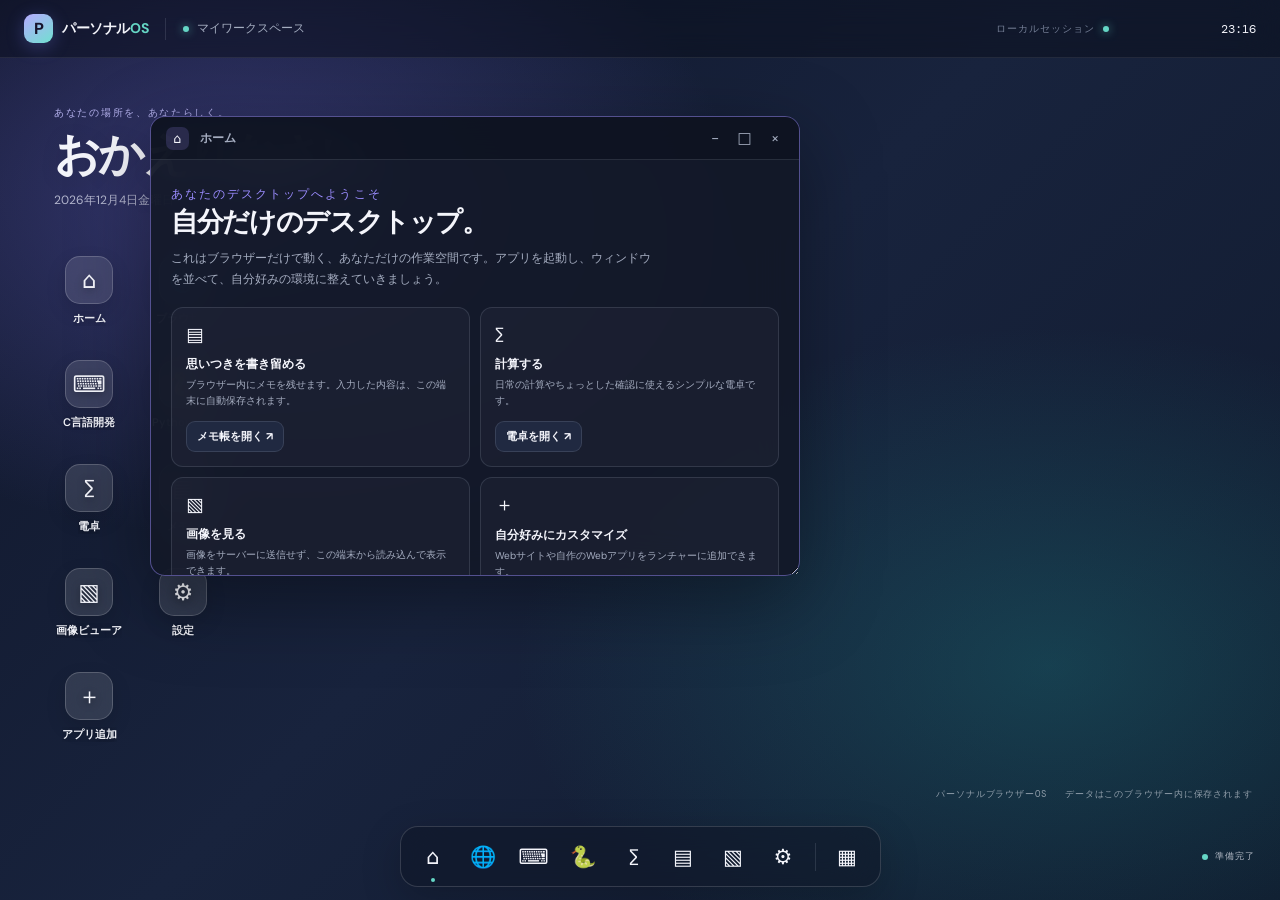
<file: index.html>
<!doctype html>
<html lang="ja">
<head>
  <meta charset="utf-8">
  <meta name="viewport" content="width=device-width, initial-scale=1">
  <meta name="theme-color" content="#111827">
  <meta name="description" content="ブラウザーで動作する、自分専用のデスクトップ環境です。">
  <title>マイデスクトップ — パーソナルOS</title>
  <link rel="icon" href="./assets/icon.svg" type="image/svg+xml">
  <link rel="manifest" href="./manifest.webmanifest">
  <link rel="stylesheet" href="./styles.css?release=ja-20261103-11">
</head>
<body data-theme="dark" data-wallpaper="aurora">
  <div class="boot-screen" id="bootScreen" aria-live="polite">
    <div class="boot-mark">P</div>
    <div class="boot-title">パーソナルデスクトップ</div>
    <div class="boot-subtitle">デスクトップを準備しています…</div>
    <div class="boot-progress"><span></span></div>
  </div>
  <main class="desktop" id="desktop">
    <header class="topbar">
      <button class="brand-button" id="launcherButton" aria-label="アプリ一覧を開く" title="アプリ一覧">
        <span class="brand-mark">P</span><span class="brand-name">パーソナル<span>OS</span></span>
      </button>
      <div class="topbar-divider"></div>
      <div class="workspace-label"><span class="status-dot"></span> マイワークスペース</div>
      <div class="topbar-spacer"></div>
      <div class="topbar-status"><span class="status-label">ローカルセッション</span><span class="status-dot"></span></div>
      <time class="clock" id="clock" aria-label="現在の日時"></time>
    </header>
    <section class="desktop-area" aria-label="デスクトップ">
      <div class="desktop-heading">
        <p class="eyebrow">あなたの場所を、あなたらしく。</p>
        <h1>おかえりなさい<span>。</span></h1>
        <p class="desktop-date" id="desktopDate"></p>
      </div>
      <div class="desktop-icons" id="desktopIcons" aria-label="デスクトップのアプリ"></div>
      <div class="window-layer" id="windowLayer"></div>
      <div class="desktop-footer"><span>パーソナルブラウザーOS</span><span>データはこのブラウザー内に保存されます</span></div>
    </section>
    <footer class="dock-wrap">
      <nav class="dock" id="dock" aria-label="お気に入りのアプリ"></nav>
      <div class="dock-tray"><span class="tray-indicator" title="ブラウザーの状態"></span><span class="tray-text">準備完了</span></div>
    </footer>
    <section class="launcher-panel" id="launcherPanel" aria-label="アプリ一覧" hidden>
      <div class="launcher-header">
        <div><p class="eyebrow">アプリケーション</p><h2>アプリを起動</h2></div>
        <button class="icon-button" id="closeLauncher" aria-label="アプリ一覧を閉じる">×</button>
      </div>
      <div class="launcher-search-wrap"><span>⌕</span><input id="launcherSearch" type="search" placeholder="アプリを検索…" autocomplete="off"></div>
      <div class="launcher-grid" id="launcherGrid"></div>
      <div class="launcher-bottom"><span>パーソナルデスクトップ</span><span id="appCount"></span></div>
    </section>
    <div class="toast" id="toast" role="status" aria-live="polite"></div>
  </main>
  <script src="./app.js?release=ja-20261103-11" defer></script>
</body>
</html>
</file>
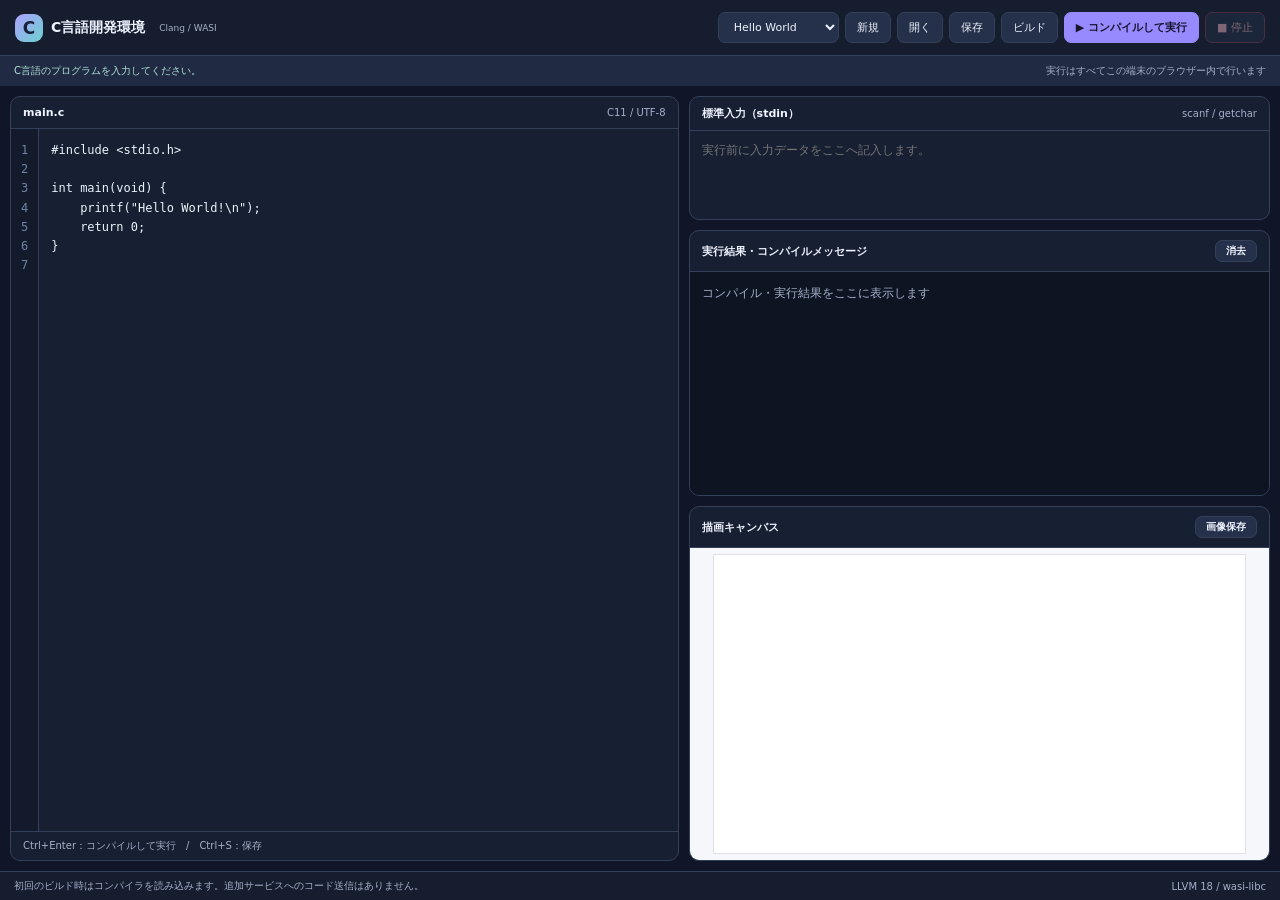
<file: c-ide/index.html>
<!doctype html>
<html lang="ja">
<head>
  <meta charset="utf-8">
  <meta name="viewport" content="width=device-width,initial-scale=1">
  <meta name="theme-color" content="#151b2b">
  <title>C言語開発環境 — パーソナルOS</title>
  <link rel="stylesheet" href="./style.css">
</head>
<body>
  <main class="ide">
    <header class="ide-toolbar">
      <div class="ide-brand"><span class="ide-logo">C</span><span>C言語開発環境</span><small>Clang / WASI</small></div>
      <div class="ide-tools">
        <select id="examples" aria-label="プログラム例">
          <option value="hello">Hello World</option>
          <option value="calculate">数値計算</option>
          <option value="input">入力と計算</option>
          <option value="draw">図形・波形描画</option>
        </select>
        <button type="button" id="newFile">新規</button>
        <button type="button" id="openFile">開く</button>
        <button type="button" id="saveFile">保存</button>
        <input type="file" id="fileInput" accept=".c,.h,text/plain" hidden>
        <button type="button" id="compileBtn" title="ビルドのみ">ビルド</button>
        <button type="button" class="primary" id="runBtn" title="Ctrl+Enter">▶ コンパイルして実行</button>
        <button type="button" id="stopBtn" class="stop" disabled>■ 停止</button>
      </div>
    </header>
    <div class="ide-info"><span id="status" role="status">C言語のプログラムを入力してください。</span><span>実行はすべてこの端末のブラウザー内で行います</span></div>
    <div class="ide-workspace">
      <section class="ide-editor">
        <div class="section-title"><span id="filename">main.c</span><span>C11 / UTF-8</span></div>
        <div class="editor-shell">
          <pre id="gutter" aria-hidden="true">1</pre>
          <textarea id="code" aria-label="C言語コードエディター" spellcheck="false" autocapitalize="off" autocomplete="off" autocorrect="off"></textarea>
        </div>
        <div class="editor-footer">Ctrl+Enter：コンパイルして実行　/　Ctrl+S：保存</div>
      </section>
      <div class="ide-right">
        <section class="ide-stdin">
          <div class="section-title"><span>標準入力（stdin）</span><span>scanf / getchar</span></div>
          <textarea id="stdin" spellcheck="false" placeholder="実行前に入力データをここへ記入します。"></textarea>
        </section>
        <section class="ide-output">
          <div class="section-title"><span>実行結果・コンパイルメッセージ</span><button type="button" id="clearOutput">消去</button></div>
          <pre id="output" aria-live="polite"></pre>
        </section>
        <section class="ide-drawing">
          <div class="section-title"><span>描画キャンバス</span><button type="button" id="saveImage">画像保存</button></div>
          <div class="canvas-wrap"><canvas id="plot" width="640" height="360" aria-label="C言語の描画結果"></canvas></div>
        </section>
      </div>
    </div>
    <footer class="ide-footer">
      <span>初回のビルド時はコンパイラを読み込みます。追加サービスへのコード送信はありません。</span>
      <span>LLVM 18 / wasi-libc</span>
    </footer>
  </main>
  <script src="./app.js" defer></script>
</body>
</html>
</file>
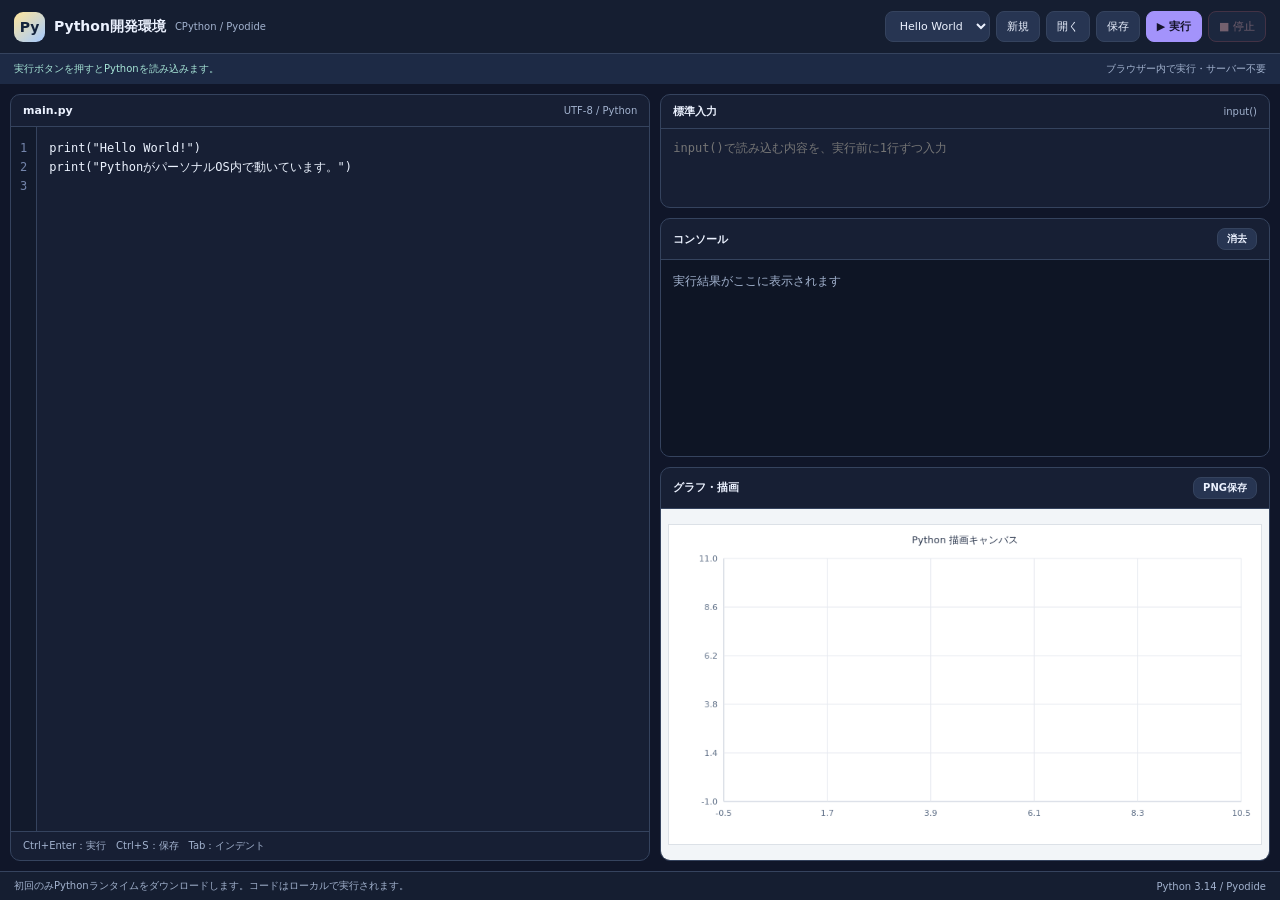
<file: python-ide/index.html>
<!doctype html>
<html lang="ja">
<head>
<meta charset="utf-8">
<meta name="viewport" content="width=device-width,initial-scale=1">
<meta name="theme-color" content="#141c30">
<title>Python開発環境 — パーソナルOS</title>
<link rel="stylesheet" href="./style.css">
</head>
<body>
<main class="ide">
<header class="toolbar">
  <div class="brand"><span class="logo">Py</span><strong>Python開発環境</strong><small>CPython / Pyodide</small></div>
  <div class="tools">
    <select id="examples" aria-label="サンプル"><option value="hello">Hello World</option><option value="calculate">数値計算</option><option value="input">標準入力</option><option value="graph">グラフ描画</option></select>
    <button id="newFile" type="button">新規</button>
    <button id="openFile" type="button">開く</button>
    <button id="saveFile" type="button">保存</button>
    <input id="fileInput" type="file" accept=".py,.txt,text/plain" hidden>
    <button class="primary" id="runBtn" type="button">▶ 実行</button>
    <button class="danger" id="stopBtn" type="button" disabled>■ 停止</button>
  </div>
</header>
<div class="statusbar"><span id="status" role="status">実行ボタンを押すとPythonを読み込みます。</span><span id="runtime">ブラウザー内で実行・サーバー不要</span></div>
<section class="workspace">
  <section class="pane editor">
    <header class="pane-title"><span id="filename">main.py</span><span>UTF-8 / Python</span></header>
    <div class="editor-body"><pre id="gutter" aria-hidden="true">1</pre><textarea id="code" aria-label="Pythonコード" spellcheck="false" autocomplete="off" autocapitalize="off" autocorrect="off"></textarea></div>
    <footer class="editor-footer">Ctrl+Enter：実行　Ctrl+S：保存　Tab：インデント</footer>
  </section>
  <div class="right">
    <section class="pane stdin-pane">
      <header class="pane-title"><span>標準入力</span><span>input()</span></header>
      <textarea id="stdin" placeholder="input()で読み込む内容を、実行前に1行ずつ入力" aria-label="標準入力データ"></textarea>
    </section>
    <section class="pane console-pane">
      <header class="pane-title"><span>コンソール</span><button id="clearConsole" type="button">消去</button></header>
      <pre id="console" aria-live="polite"></pre>
    </section>
    <section class="pane graph-pane">
      <header class="pane-title"><span>グラフ・描画</span><button id="saveGraph" type="button">PNG保存</button></header>
      <div class="canvas-wrap"><canvas id="canvas" width="780" height="420" aria-label="Pythonで描画したグラフ"></canvas></div>
    </section>
  </div>
</section>
<footer class="footnote"><span>初回のみPythonランタイムをダウンロードします。コードはローカルで実行されます。</span><span>Python 3.14 / Pyodide</span></footer>
</main>
<script src="./app.js" defer></script>
</body>
</html>
</file>
<file: styles.css>
@import url('https://fonts.googleapis.com/css2?family=DM+Mono:wght@400;500&family=DM+Sans:wght@400;500;600;700;800&display=swap');
:root{color-scheme:dark;--ink:#f4f5fb;--muted:#a5adc0;--soft:#737d94;--panel:rgba(19,24,40,.92);--panel-solid:#171d30;--panel-raised:#202941;--line:rgba(226,232,255,.12);--accent:#9b8cff;--accent-2:#65d6c5;--shadow:0 24px 80px rgba(0,0,0,.38);--topbar:rgba(9,13,26,.48);font-family:'DM Sans',system-ui,sans-serif}
*{box-sizing:border-box}html,body{width:100%;height:100%;margin:0;overflow:hidden}body{background:#111827;color:var(--ink)}button,input,textarea,select{font:inherit}button{color:inherit;cursor:pointer}button:focus-visible,input:focus-visible,textarea:focus-visible,select:focus-visible{outline:2px solid var(--accent);outline-offset:2px}
.desktop{position:relative;display:flex;flex-direction:column;width:100%;height:100%;min-height:420px;overflow:hidden;isolation:isolate}
.desktop:before{content:"";position:absolute;inset:0;z-index:-2;background:radial-gradient(ellipse at 18% 22%,rgba(89,85,178,.5),transparent 34%),radial-gradient(ellipse at 82% 74%,rgba(31,142,145,.3),transparent 36%),linear-gradient(135deg,#10162a,#18233d 48%,#101a2d);transition:background .35s}
body[data-wallpaper="sunset"] .desktop:before{background:radial-gradient(ellipse at 22% 18%,rgba(255,131,112,.58),transparent 36%),radial-gradient(ellipse at 82% 76%,rgba(164,87,177,.42),transparent 38%),linear-gradient(135deg,#261b35,#49304b 55%,#17243c)}
body[data-wallpaper="ocean"] .desktop:before{background:radial-gradient(ellipse at 20% 18%,rgba(42,169,190,.46),transparent 36%),radial-gradient(ellipse at 84% 78%,rgba(62,107,201,.42),transparent 38%),linear-gradient(135deg,#0b2337,#153b55 55%,#10213b)}
body[data-wallpaper="graphite"] .desktop:before{background:radial-gradient(ellipse at 25% 20%,rgba(130,143,163,.25),transparent 34%),linear-gradient(135deg,#171a22,#292e3a 55%,#141923)}
body[data-theme="light"]{--ink:#20263a;--muted:#586178;--soft:#788197;--panel:rgba(249,250,255,.96);--panel-solid:#f5f6fc;--panel-raised:#e9ecf7;--line:rgba(34,43,72,.13);--shadow:0 24px 70px rgba(24,34,65,.2);--topbar:rgba(255,255,255,.62);color-scheme:light}
body[data-theme="light"] .desktop:before{filter:saturate(.8) brightness(1.42)}body[data-theme="light"] .window{background:rgba(250,251,255,.97)}body[data-theme="light"] .window-titlebar{background:rgba(233,236,247,.9)}body[data-theme="light"] .launcher-panel{background:rgba(249,250,255,.98)}body[data-theme="light"] .desktop-heading{color:#20263a}body[data-theme="light"] .desktop-heading .eyebrow,body[data-theme="light"] .desktop-date{color:#586178}body[data-theme="light"] .desktop-footer{color:rgba(32,38,58,.58)}body[data-theme="light"] .desktop-icon{color:#20263a;text-shadow:0 1px 10px rgba(255,255,255,.75)}body[data-theme="light"] .icon-tile{background:rgba(255,255,255,.55);border-color:rgba(255,255,255,.8)}body[data-theme="light"] .dock-tray{color:#39425b}
.topbar{height:58px;flex:0 0 58px;display:flex;align-items:center;gap:17px;padding:0 24px;background:var(--topbar);border-bottom:1px solid rgba(255,255,255,.08);backdrop-filter:blur(18px);z-index:1000}
.brand-button{display:flex;align-items:center;gap:9px;padding:0;border:0;background:none}.brand-mark,.boot-mark{display:grid;place-items:center;width:29px;height:29px;border-radius:9px;color:#17142c;font-weight:800;font-size:16px;background:linear-gradient(145deg,#b6aaff,#70e0d0);box-shadow:0 4px 18px rgba(126,133,255,.28)}.brand-name{font-size:14px;font-weight:700;letter-spacing:-.4px}.brand-name span{color:var(--accent-2)}
.topbar-divider{width:1px;height:22px;background:var(--line)}.workspace-label{color:var(--muted);font-size:12px;display:flex;align-items:center;gap:8px}.status-dot{display:inline-block;width:6px;height:6px;border-radius:50%;background:var(--accent-2);box-shadow:0 0 10px rgba(101,214,197,.7)}.topbar-spacer{flex:1}.topbar-status{display:flex;align-items:center;gap:8px;color:var(--soft);font:10px 'DM Mono',monospace;letter-spacing:.1em}.clock{color:var(--ink);font:12px 'DM Mono',monospace;min-width:130px;text-align:right}
.desktop-area{position:relative;flex:1;min-height:0;overflow:hidden}.desktop-heading{position:absolute;top:48px;left:54px;pointer-events:none;text-shadow:0 2px 22px rgba(0,0,0,.12)}.eyebrow{margin:0 0 10px;color:#b4b1ed;font:10px 'DM Mono',monospace;letter-spacing:.17em}.desktop-heading h1{margin:0;font-size:clamp(28px,4vw,46px);line-height:1.08;letter-spacing:-.055em;font-weight:600}.desktop-heading h1 span{color:var(--accent-2)}.desktop-date{margin:12px 0 0;color:rgba(238,241,255,.7);font-size:12px}
.desktop-icons{position:absolute;top:190px;left:48px;display:grid;grid-template-columns:repeat(2,82px);gap:18px 12px;z-index:2}.desktop-icon{display:flex;flex-direction:column;align-items:center;gap:7px;width:82px;padding:7px 3px;border:1px solid transparent;border-radius:13px;color:#f4f5fb;background:transparent;text-shadow:0 2px 8px rgba(0,0,0,.4);transition:background .15s,border-color .15s,transform .15s}.desktop-icon:hover,.desktop-icon:focus-visible{background:rgba(255,255,255,.1);border-color:rgba(255,255,255,.16);transform:translateY(-2px)}.icon-tile{display:grid;place-items:center;width:48px;height:48px;border:1px solid rgba(255,255,255,.19);border-radius:15px;background:rgba(255,255,255,.12);backdrop-filter:blur(12px);font-size:23px;box-shadow:0 8px 20px rgba(0,0,0,.13)}.desktop-icon .icon-label{max-width:82px;overflow:hidden;text-overflow:ellipsis;white-space:nowrap;font-size:11px;font-weight:600}
.window-layer{position:absolute;inset:0;z-index:5;pointer-events:none}
.desktop-footer{position:absolute;right:27px;bottom:17px;display:flex;gap:18px;color:rgba(245,247,255,.55);font:9px 'DM Mono',monospace;letter-spacing:.1em}

.window{position:absolute;display:flex;flex-direction:column;min-width:300px;min-height:220px;width:600px;height:430px;overflow:hidden;resize:both;pointer-events:auto;background:var(--panel);color:var(--ink);border:1px solid var(--line);border-radius:15px;box-shadow:var(--shadow);backdrop-filter:blur(22px);animation:window-in .18s ease-out}
@keyframes window-in{from{opacity:0;transform:translateY(9px) scale(.985)}to{opacity:1;transform:translateY(0) scale(1)}}.window.focused{border-color:rgba(155,140,255,.48)}.window.maximized{resize:none;border-radius:12px}
.window-titlebar{flex:0 0 43px;display:flex;align-items:center;gap:11px;padding:0 12px 0 15px;background:rgba(9,13,26,.42);border-bottom:1px solid var(--line);cursor:grab;user-select:none;touch-action:none}.window-titlebar:active{cursor:grabbing}.window-app-icon{display:grid;place-items:center;width:23px;height:23px;border-radius:7px;background:rgba(155,140,255,.18);font-size:13px}.window-title{flex:1;min-width:0;color:var(--muted);font-size:12px;font-weight:600}.window-actions{display:flex;align-items:center;gap:5px}.window-action{display:grid;place-items:center;width:25px;height:25px;padding:0;border:0;border-radius:7px;color:var(--muted);background:transparent;font-size:15px}.window-action:hover{color:var(--ink);background:var(--panel-raised)}.window-action.close:hover{color:white;background:#e35d75}.window-content{flex:1;min-height:0;overflow:auto;padding:20px}.window-content.no-padding{padding:0;overflow:hidden}.window-content iframe{width:100%;height:100%;border:0;background:white}
.dock-wrap{position:relative;z-index:1000;flex:0 0 76px;display:flex;align-items:center;justify-content:center;padding:8px 18px 13px}.dock{display:flex;align-items:center;gap:7px;padding:8px 11px;border:1px solid rgba(255,255,255,.15);border-radius:18px;background:rgba(16,22,39,.55);backdrop-filter:blur(24px);box-shadow:0 12px 40px rgba(0,0,0,.2)}.dock-button{position:relative;display:grid;place-items:center;width:43px;height:43px;border:1px solid transparent;border-radius:13px;background:transparent;font-size:21px;transition:transform .15s,background .15s}.dock-button:hover{transform:translateY(-5px);background:rgba(255,255,255,.12)}.dock-button.is-open:after{content:"";position:absolute;bottom:-5px;width:4px;height:4px;border-radius:50%;background:var(--accent-2)}.dock-separator{width:1px;height:28px;margin:0 3px;background:var(--line)}.dock-tray{position:absolute;right:25px;display:flex;align-items:center;gap:7px;color:rgba(245,247,255,.7);font:9px 'DM Mono',monospace;letter-spacing:.1em}.tray-indicator{width:6px;height:6px;border-radius:50%;background:var(--accent-2)}
.launcher-panel{position:absolute;left:22px;bottom:88px;z-index:1100;width:min(390px,calc(100vw - 32px));max-height:min(590px,calc(100vh - 120px));padding:22px;border:1px solid var(--line);border-radius:19px;background:var(--panel);color:var(--ink);box-shadow:var(--shadow);backdrop-filter:blur(25px)}.launcher-panel[hidden]{display:none}.launcher-header{display:flex;align-items:flex-start;justify-content:space-between}.launcher-header h2{margin:0;font-size:22px;letter-spacing:-.04em}.icon-button{display:grid;place-items:center;width:30px;height:30px;border:1px solid var(--line);border-radius:9px;color:var(--muted);background:transparent;font-size:20px}.icon-button:hover{background:var(--panel-raised);color:var(--ink)}.launcher-search-wrap{display:flex;align-items:center;gap:9px;margin:20px 0 16px;padding:0 12px;border:1px solid var(--line);border-radius:10px;color:var(--muted);background:rgba(128,139,170,.08)}.launcher-search-wrap input{width:100%;height:39px;border:0;outline:0;color:var(--ink);background:transparent;font-size:12px}.launcher-grid{display:grid;grid-template-columns:repeat(3,1fr);gap:8px;max-height:330px;overflow:auto}.launcher-app{display:flex;flex-direction:column;align-items:center;gap:8px;min-width:0;padding:13px 5px 10px;border:1px solid transparent;border-radius:12px;color:var(--ink);background:transparent}.launcher-app:hover{border-color:var(--line);background:var(--panel-raised)}.launcher-app .icon-tile{width:42px;height:42px;font-size:20px}.launcher-app span:last-child{max-width:100%;overflow:hidden;text-overflow:ellipsis;white-space:nowrap;font-size:10px;color:var(--muted)}.launcher-bottom{display:flex;justify-content:space-between;margin-top:18px;padding-top:13px;border-top:1px solid var(--line);color:var(--soft);font:9px 'DM Mono',monospace;letter-spacing:.1em}
.toast{position:absolute;left:50%;bottom:93px;z-index:1300;padding:10px 15px;border:1px solid var(--line);border-radius:10px;color:var(--ink);background:var(--panel-solid);box-shadow:var(--shadow);font-size:11px;opacity:0;transform:translate(-50%,10px);pointer-events:none;transition:opacity .2s,transform .2s}.toast.show{opacity:1;transform:translate(-50%,0)}
.boot-screen{position:fixed;inset:0;z-index:5000;display:flex;flex-direction:column;align-items:center;justify-content:center;gap:12px;background:#10162a;color:#eef0fb;transition:opacity .45s,visibility .45s}.boot-screen.done{opacity:0;visibility:hidden;pointer-events:none}.boot-mark{width:52px;height:52px;border-radius:16px;font-size:26px}.boot-title{margin-top:8px;font:11px 'DM Mono',monospace;letter-spacing:.2em}.boot-subtitle{color:#8e98b1;font-size:11px}.boot-progress{width:150px;height:3px;margin-top:12px;border-radius:4px;background:#2c3550;overflow:hidden}.boot-progress span{display:block;width:100%;height:100%;background:linear-gradient(90deg,#9b8cff,#65d6c5);transform:scaleX(0);transform-origin:left;animation:boot-load .8s .1s ease-out forwards}@keyframes boot-load{to{transform:scaleX(1)}}
.app-hero{padding:4px 0 18px}.app-hero .eyebrow{color:var(--accent)}.app-hero h2{margin:0 0 8px;font-size:27px;letter-spacing:-.05em}.app-hero p{max-width:480px;margin:0;color:var(--muted);font-size:12px;line-height:1.7}.app-cards{display:grid;grid-template-columns:repeat(2,minmax(0,1fr));gap:10px}.app-card{padding:14px;border:1px solid var(--line);border-radius:12px;background:rgba(128,139,170,.06)}.app-card .card-icon{font-size:19px}.app-card h3{margin:9px 0 4px;font-size:12px}.app-card p{margin:0;color:var(--muted);font-size:10px;line-height:1.6}.primary-button,.secondary-button,.small-button{border:0;border-radius:9px;padding:10px 13px;background:var(--accent);color:#17142c;font-size:11px;font-weight:700}.secondary-button,.small-button{border:1px solid var(--line);background:var(--panel-raised);color:var(--ink)}.small-button{padding:7px 10px}.field-label{display:block;margin:0 0 7px;color:var(--muted);font-size:10px;font-weight:600}.text-field,.select-field,.notes-area{width:100%;border:1px solid var(--line);border-radius:9px;padding:10px 11px;color:var(--ink);background:rgba(128,139,170,.08);font-size:12px}.notes-area{height:100%;min-height:220px;resize:none;line-height:1.7}.notes-toolbar{display:flex;align-items:center;justify-content:space-between;margin-bottom:10px;color:var(--soft);font:10px 'DM Mono',monospace}.notes-layout{height:100%;display:flex;flex-direction:column}.calc{max-width:330px;margin:0 auto}.calc-display{display:flex;flex-direction:column;justify-content:flex-end;align-items:flex-end;min-height:86px;padding:12px 14px;margin-bottom:12px;border:1px solid var(--line);border-radius:12px;background:rgba(128,139,170,.08);overflow:hidden}.calc-expression{color:var(--soft);font:11px 'DM Mono',monospace;min-height:17px}.calc-value{max-width:100%;overflow:hidden;text-overflow:ellipsis;font:30px 'DM Mono',monospace}.calc-grid{display:grid;grid-template-columns:repeat(4,1fr);gap:7px}.calc-key{height:49px;border:1px solid var(--line);border-radius:10px;background:var(--panel-raised);font-size:15px}.calc-key:hover{filter:brightness(1.12)}.calc-key.operator{color:var(--accent-2)}.calc-key.equals{background:var(--accent);color:#17142c;font-weight:800}.calc-key.wide{grid-column:span 2}
.viewer-drop{display:flex;flex-direction:column;align-items:center;justify-content:center;gap:12px;height:100%;min-height:240px;border:1px dashed var(--line);border-radius:13px;color:var(--muted);text-align:center}.viewer-preview{display:block;max-width:100%;max-height:100%;object-fit:contain;margin:auto}.viewer-frame{display:flex;align-items:center;justify-content:center;width:100%;height:100%;min-height:250px;padding:14px}.settings-section{padding:14px 0;border-bottom:1px solid var(--line)}.settings-section:first-child{padding-top:0}.settings-section h3{margin:0 0 5px;font-size:12px}.settings-section p{margin:0 0 12px;color:var(--muted);font-size:10px;line-height:1.6}.settings-row{display:grid;grid-template-columns:1fr 1fr;gap:10px}.custom-app-form{display:grid;grid-template-columns:1fr 1fr;gap:10px}.custom-app-form .full{grid-column:1/-1}.custom-app-list{display:grid;gap:8px;margin-top:15px}.custom-app-item{display:flex;align-items:center;gap:10px;padding:9px;border:1px solid var(--line);border-radius:10px}.custom-app-item .app-name{flex:1;min-width:0;font-size:11px}.custom-app-item .app-url{display:block;overflow:hidden;text-overflow:ellipsis;color:var(--soft);font-size:9px}.empty-state{padding:24px 10px;color:var(--muted);font-size:11px;text-align:center}
@media(max-width:700px){.topbar{height:52px;flex-basis:52px;padding:0 14px;gap:10px}.topbar-status,.workspace-label,.topbar-divider{display:none}.clock{min-width:0;font-size:10px}.desktop-heading{top:30px;left:22px}.desktop-heading h1{font-size:32px}.desktop-icons{top:145px;left:15px;grid-template-columns:repeat(2,74px);gap:10px 4px}.desktop-icon{width:74px}.dock-wrap{flex-basis:68px;padding-bottom:10px}.dock{gap:3px;padding:6px 8px}.dock-button{width:39px;height:39px;font-size:19px}.dock-tray{display:none}.window{min-width:280px;width:calc(100vw - 24px);height:min(470px,calc(100% - 24px));max-height:calc(100% - 24px)}.window-content{padding:14px}.launcher-panel{left:12px;bottom:78px}.desktop-footer{display:none}.app-cards{grid-template-columns:1fr}}
@media(prefers-reduced-motion:reduce){*,*:before,*:after{animation-duration:.01ms!important;transition-duration:.01ms!important;scroll-behavior:auto!important}}

/* ブラウザーアプリ */
.browser-app{display:flex;flex-direction:column;width:100%;height:100%;min-height:0;background:#f5f7fb;color:#20263a}
.browser-toolbar{display:flex;align-items:center;gap:6px;flex:0 0 auto;padding:10px 12px;background:#e9edf5;border-bottom:1px solid #d8deea}
.browser-control,.browser-external{display:grid;place-items:center;flex:0 0 32px;width:32px;height:32px;border:1px solid #d4dbea;border-radius:9px;background:#f9faff;color:#38445f;font-size:17px}
.browser-control:hover:not(:disabled),.browser-external:hover:not(:disabled){background:#fff;border-color:#aeb9d0}
.browser-control:disabled,.browser-external:disabled{opacity:.38;cursor:default}
.browser-address{flex:1;min-width:0;height:34px;padding:0 12px;border:1px solid #cbd4e4;border-radius:9px;background:#fff;color:#20263a;font-size:12px;outline:none}
.browser-address:focus{border-color:#8d7cff;box-shadow:0 0 0 3px rgba(141,124,255,.14)}
.browser-go{height:34px;padding:0 13px;border:0;border-radius:9px;background:#7868e8;color:white;font-size:11px;font-weight:700}
.browser-go:hover{background:#6858d6}
.browser-notice{flex:0 0 auto;padding:7px 13px;background:#f0f2fa;color:#67718a;border-bottom:1px solid #e0e5ef;font-size:10px;line-height:1.5}
.browser-start{display:flex;flex:1;min-height:0;flex-direction:column;align-items:center;justify-content:center;padding:24px;text-align:center;overflow:auto;background:radial-gradient(ellipse at 50% 35%,#fff 0%,#f5f7fc 65%,#eef1f8 100%)}
.browser-start[hidden],.browser-frame[hidden]{display:none}
.browser-start-mark{display:grid;place-items:center;width:66px;height:66px;margin-bottom:18px;border:1px solid #e1e4f2;border-radius:22px;background:linear-gradient(145deg,#e9e4ff,#d9f7f0);font-size:31px;box-shadow:0 12px 32px rgba(74,82,132,.12)}
.browser-start .eyebrow{color:#7868e8;margin-bottom:8px}
.browser-start h2{margin:0 0 9px;color:#252c43;font-size:25px;letter-spacing:-.04em}
.browser-start>p:not(.eyebrow){margin:0;color:#77819a;font-size:11px;line-height:1.7}
.browser-shortcuts{display:flex;flex-wrap:wrap;justify-content:center;gap:9px;margin-top:23px}
.browser-shortcuts button{min-width:82px;padding:10px 14px;border:1px solid #dce2ee;border-radius:11px;background:rgba(255,255,255,.8);color:#414c67;font-size:11px;font-weight:600}
.browser-shortcuts button:hover{border-color:#a99dff;background:#fff;transform:translateY(-1px)}
.browser-start .browser-start-note{max-width:430px;margin-top:22px;color:#9aa2b5;font-size:10px}
.browser-frame{display:block;flex:1;width:100%;height:100%;min-height:0;border:0;background:white}
@media(max-width:700px){.browser-toolbar{gap:4px;padding:7px}.browser-control,.browser-external{flex-basis:29px;width:29px;height:30px}.browser-address{height:31px;padding:0 8px;font-size:11px}.browser-go{height:31px;padding:0 9px}.browser-notice{font-size:9px;padding:6px 8px}.browser-start{padding:16px}.browser-start h2{font-size:21px}}

/* OS内ブラウザー: 表示できないページの確認パネル */
.browser-app{position:relative}
.browser-help{flex:0 0 auto;min-height:32px;padding:0 10px;border:1px solid #cbd4e4;border-radius:9px;background:#fff;color:#3f4b68;font-size:10px;font-weight:600;white-space:nowrap}
.browser-help:hover:not(:disabled){border-color:#8d7cff;color:#5143b4}
.browser-help:disabled{opacity:.5;cursor:default}
.browser-fallback{position:absolute;top:50%;left:50%;z-index:15;display:flex;flex-direction:column;gap:12px;width:min(400px,calc(100% - 30px));padding:24px;border:1px solid #ced5eb;border-radius:15px;background:#fff;color:#20263a;box-shadow:0 16px 65px rgba(24,34,70,.3);transform:translate(-50%,-50%)}
.browser-fallback[hidden]{display:none}
.browser-fallback h3{margin:0;font-size:18px;font-weight:700}
.browser-fallback p{margin:0;color:#5e6b86;font-size:12px;line-height:1.8;overflow-wrap:anywhere}
.browser-fallback-actions{display:flex;flex-wrap:wrap;justify-content:flex-end;gap:9px}
.browser-fallback-actions .secondary-button{background:#edf0f8;color:#34405e}
.browser-fallback-actions .browser-open-link{display:inline-flex;align-items:center;justify-content:center;text-decoration:none;background:#7868e8;color:white}
.browser-fallback-actions .browser-open-link:hover{background:#6556d4}
@media(max-width:700px){.browser-help{max-width:79px;min-height:30px;padding:0 5px;font-size:9px;white-space:normal}.browser-fallback{padding:17px}.browser-fallback h3{font-size:16px}}
</file>
<file: c-ide/style.css>
:root{color-scheme:dark;--bg:#101627;--panel:#171f32;--panel2:#1d2840;--line:#344059;--ink:#eff3ff;--muted:#a5b1ca;--accent:#978aff;--mono:ui-monospace,SFMono-Regular,Consolas,"Noto Sans Mono",monospace;font:12px system-ui,-apple-system,"Segoe UI",sans-serif}
*{box-sizing:border-box}html,body{margin:0;height:100%;min-height:0}body{background:var(--bg);color:var(--ink);overflow:hidden}button,select,textarea{font:inherit}button,select{background:#25314a;color:var(--ink);border:1px solid var(--line);border-radius:7px;padding:7px 11px;cursor:pointer}button:hover,select:hover{border-color:var(--accent)}button:disabled{opacity:.45;cursor:not-allowed}button:focus-visible,select:focus-visible,textarea:focus-visible{outline:2px solid var(--accent);outline-offset:2px}
.ide{height:100%;min-height:0;display:flex;flex-direction:column}.ide-toolbar{display:flex;flex-wrap:wrap;align-items:center;justify-content:space-between;gap:10px;padding:12px 15px;border-bottom:1px solid var(--line);background:#151d2f}
.ide-brand{display:flex;align-items:center;gap:8px;font-size:14px;font-weight:700;white-space:nowrap}.ide-brand small{font-size:9px;font-weight:400;color:var(--muted);padding-left:6px}.ide-logo{display:grid;place-items:center;width:28px;height:28px;border-radius:9px;background:linear-gradient(135deg,#aba0ff,#6dd2cf);color:#18203a;font-size:17px;font-weight:800}
.ide-tools{display:flex;align-items:center;gap:6px;flex-wrap:wrap}.ide-tools button,.ide-tools select{font-size:11px}.ide-tools .primary{background:var(--accent);border-color:var(--accent);color:#17142d;font-weight:700}.ide-tools .stop{color:#ffc0c8;border-color:#844357}.ide-info{flex:0 0 auto;display:flex;justify-content:space-between;gap:15px;padding:8px 14px;background:#202b43;color:var(--muted);font-size:10px}.ide-info #status{color:#b3e5db}
.ide-workspace{flex:1;min-height:0;display:grid;grid-template-columns:minmax(240px,1.15fr) minmax(240px,1fr);gap:10px;padding:10px}.ide-editor,.ide-stdin,.ide-output,.ide-drawing{display:flex;flex-direction:column;min-height:0;min-width:0;overflow:hidden;border:1px solid var(--line);border-radius:10px;background:var(--panel)}.ide-editor{height:100%}.ide-right{display:grid;grid-template-rows:minmax(100px,.7fr) minmax(140px,1.5fr) minmax(180px,2fr);gap:10px;min-height:0}.section-title{flex:0 0 auto;display:flex;align-items:center;justify-content:space-between;gap:8px;padding:9px 12px;border-bottom:1px solid var(--line);color:var(--ink);font-size:11px;font-weight:650}.section-title span:last-child{color:var(--muted);font-size:10px;font-weight:400}.section-title button{padding:3px 10px;font-size:10px}
.editor-shell{display:flex;flex:1;min-height:0;overflow:hidden}.editor-shell pre{margin:0;padding:12px 10px;flex:none;overflow:hidden;border-right:1px solid var(--line);text-align:right;background:#121a2c;color:#7283a2;font:12px/1.6 var(--mono);user-select:none}.editor-shell textarea{flex:1;min-width:0;min-height:0;padding:12px;resize:none;background:transparent;border:0;color:#e9f4fc;white-space:pre;tab-size:4;font:12px/1.6 var(--mono);outline:none}.editor-footer{flex:none;padding:7px 12px;color:var(--muted);border-top:1px solid var(--line);font-size:10px}
.ide-stdin textarea{flex:1;width:100%;min-height:0;border:0;outline:0;padding:10px 12px;background:transparent;resize:none;color:var(--ink);font:12px/1.5 var(--mono)}
.ide-output pre{flex:1;overflow:auto;min-height:0;margin:0;padding:12px;background:#0d1422;color:#dfe7f5;white-space:pre-wrap;overflow-wrap:anywhere;font:12px/1.55 var(--mono)}.ide-output pre:empty:before{content:"コンパイル・実行結果をここに表示します";color:var(--muted)}.console-error{color:#ffadba}.console-success{color:#9ae6bf}.console-muted{color:#8fa1c2}
.canvas-wrap{display:flex;align-items:center;justify-content:center;flex:1;overflow:auto;background:#f5f7fa;padding:6px}.canvas-wrap canvas{display:block;max-width:100%;max-height:100%;height:auto;aspect-ratio:16/9;background:white;border:1px solid #dce1e8}.ide-footer{display:flex;align-items:center;justify-content:space-between;gap:15px;padding:7px 14px;background:#151d2f;border-top:1px solid var(--line);color:var(--muted);font-size:10px}
@media(max-width:720px){body{overflow:auto}.ide{min-height:850px}.ide-workspace{grid-template-columns:1fr;grid-template-rows:minmax(310px,1fr) minmax(490px,1.3fr)}.ide-right{grid-template-rows:110px minmax(170px,1fr) minmax(180px,1.2fr)}.ide-toolbar{padding:9px}.ide-info span:last-child,.ide-footer span:last-child{display:none}}
</file>
<file: python-ide/style.css>
:root{color-scheme:dark;--bg:#101629;--panel:#171f34;--panel2:#1e2b46;--border:#35435e;--ink:#ecf2ff;--muted:#a2b2ce;--accent:#a393fb;font-family:system-ui,-apple-system,"Segoe UI",sans-serif;font-size:12px}
*{box-sizing:border-box}html,body{height:100%;margin:0}body{overflow:hidden;background:var(--bg);color:var(--ink)}button,select,textarea{font:inherit}button,select{background:#273552;border:1px solid var(--border);color:var(--ink);border-radius:8px;padding:7px 10px;cursor:pointer}button:hover:not(:disabled),select:hover{border-color:var(--accent)}button:disabled{opacity:.4;cursor:default}.primary{background:var(--accent);color:#15142b;font-weight:700;border-color:var(--accent)}.danger{color:#ffc3ca;border-color:#885264}button:focus-visible,select:focus-visible,textarea:focus-visible{outline:2px solid var(--accent);outline-offset:2px}
.ide{display:flex;height:100%;min-height:0;flex-direction:column}.toolbar{display:flex;flex:0 0 auto;align-items:center;justify-content:space-between;gap:12px;flex-wrap:wrap;padding:11px 14px;background:#151e31;border-bottom:1px solid var(--border)}.brand{display:flex;align-items:center;gap:9px;white-space:nowrap}.brand strong{font-size:14px}.brand small{font-size:10px;font-weight:400;color:var(--muted)}.logo{display:grid;place-items:center;width:31px;height:30px;border-radius:9px;background:linear-gradient(140deg,#ffe69c,#a4c9ff);color:#14243c;font-weight:900;font-size:14px}.tools{display:flex;flex-wrap:wrap;align-items:center;gap:6px}.tools select,.tools button{font-size:11px}.statusbar{flex:0 0 auto;display:flex;justify-content:space-between;gap:10px;padding:8px 14px;background:#1d2a45;color:var(--muted);font-size:10px}.statusbar #status{color:#a7e5d7}
.workspace{flex:1;display:grid;grid-template-columns:minmax(260px,1.05fr) minmax(260px,1fr);gap:10px;min-height:0;padding:10px}.pane{border:1px solid var(--border);border-radius:10px;overflow:hidden;display:flex;flex-direction:column;min-width:0;min-height:0;background:var(--panel)}.pane-title{display:flex;align-items:center;justify-content:space-between;gap:8px;flex:0 0 auto;padding:9px 12px;border-bottom:1px solid var(--border);font-weight:600;font-size:11px}.pane-title span:last-child{font-size:10px;font-weight:400;color:var(--muted)}.pane-title button{padding:3px 9px;font-size:10px}.editor-body{display:flex;flex:1;min-height:0}.editor-body pre{flex:0 0 auto;overflow:hidden;margin:0;padding:12px 9px;text-align:right;color:#7384aa;background:#121a2c;border-right:1px solid var(--border);font:12px/1.6 Consolas,monospace;user-select:none}.editor-body textarea{min-height:0;min-width:0;flex:1;padding:12px;resize:none;border:0;outline:0;background:transparent;color:#ecf3ff;white-space:pre;tab-size:4;font:12px/1.6 Consolas,monospace}.editor-footer{flex:0 0 auto;border-top:1px solid var(--border);padding:7px 12px;font-size:10px;color:var(--muted)}
.right{min-height:0;display:grid;grid-template-rows:minmax(90px,.55fr) minmax(130px,1.15fr) minmax(180px,1.9fr);gap:10px}.stdin-pane textarea{flex:1;min-height:0;padding:10px 12px;border:0;outline:0;resize:none;background:transparent;color:var(--ink);font:12px/1.5 Consolas,monospace}.console-pane pre{flex:1;min-height:0;overflow:auto;margin:0;padding:12px;background:#0e1525;color:#e4f2fb;white-space:pre-wrap;overflow-wrap:anywhere;font:12px/1.6 Consolas,monospace}.console-pane pre:empty:before{content:"実行結果がここに表示されます";color:var(--muted)}.out-err{color:#ffacb9}.out-ok{color:#a6eabf}.out-note{color:#8e9dbd}.canvas-wrap{flex:1;min-height:0;display:flex;align-items:center;justify-content:center;overflow:auto;padding:7px;background:#f2f5f8}.canvas-wrap canvas{display:block;max-width:100%;max-height:100%;object-fit:contain;background:white;border:1px solid #dce1e7}.footnote{flex:0 0 auto;display:flex;align-items:center;justify-content:space-between;gap:10px;padding:7px 14px;background:#151e31;border-top:1px solid var(--border);font-size:10px;color:var(--muted)}
@media(max-width:750px){body{overflow:auto}.ide{min-height:950px}.workspace{grid-template-columns:1fr;grid-template-rows:minmax(300px,1fr) minmax(500px,1.4fr)}.right{grid-template-rows:110px minmax(170px,1fr) minmax(190px,1.2fr)}.statusbar span:last-child,.footnote span:last-child{display:none}}
</file>
